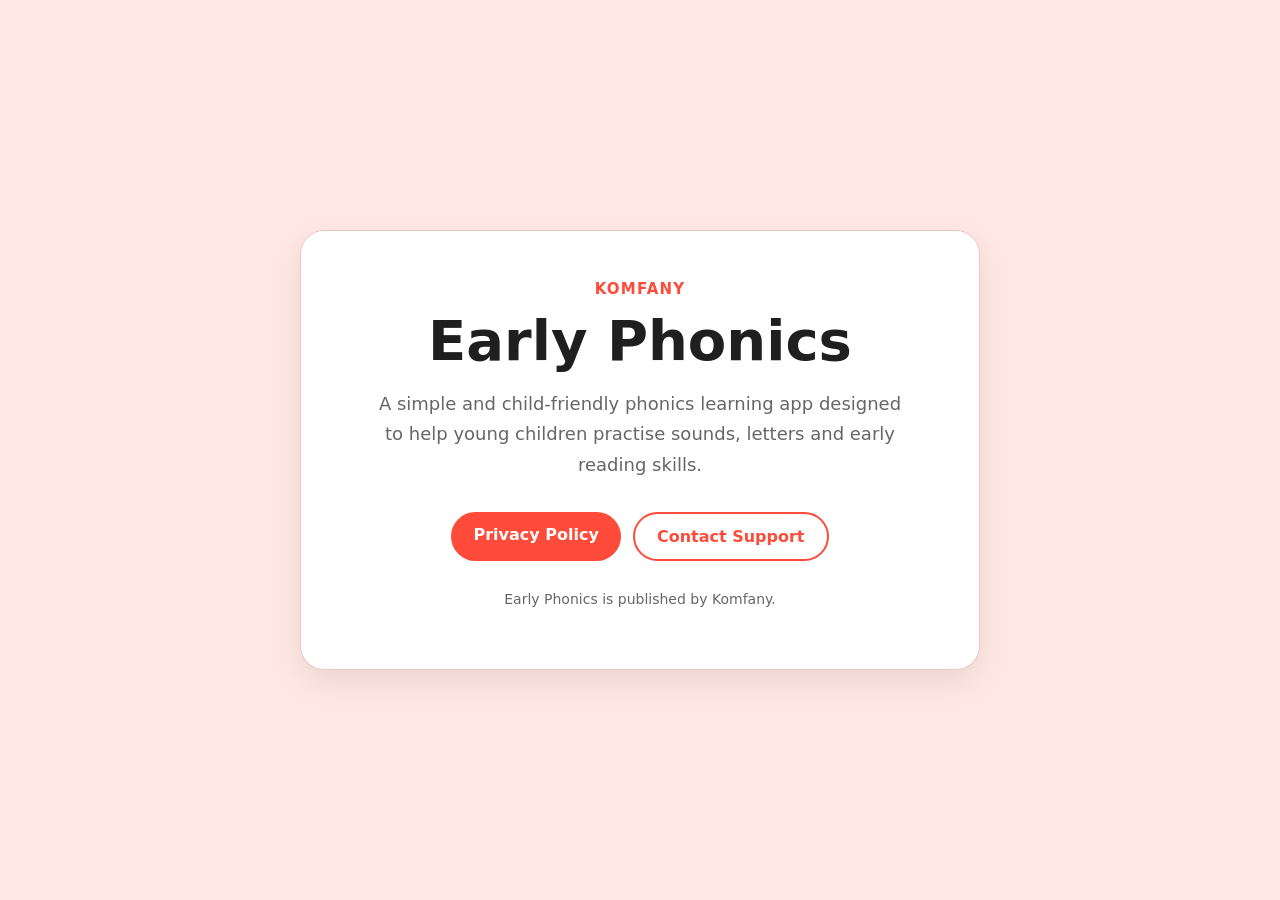
<file: index.html>
<!doctype html>
<html lang="en">
<head>
  <meta charset="utf-8" />
  <meta name="viewport" content="width=device-width, initial-scale=1" />
  <title>Early Phonics | Komfany</title>
  <meta name="description" content="Early Phonics is a simple phonics learning app for young children, published by Komfany." />
  <link rel="stylesheet" href="styles.css" />
</head>

<body>
  <main class="page">
    <section class="card">
      <div class="brand">Komfany</div>

      <h1>Early Phonics</h1>

      <p class="intro">
        A simple and child-friendly phonics learning app designed to help young children practise sounds, letters and early reading skills.
      </p>

      <div class="links">
        <a class="button" href="privacy.html">Privacy Policy</a>
        <a class="button button-secondary" href="mailto:Komfanyapps@gmail.com">Contact Support</a>
      </div>

      <p class="small">
        Early Phonics is published by Komfany.
      </p>
    </section>
  </main>
</body>
</html>
</file>
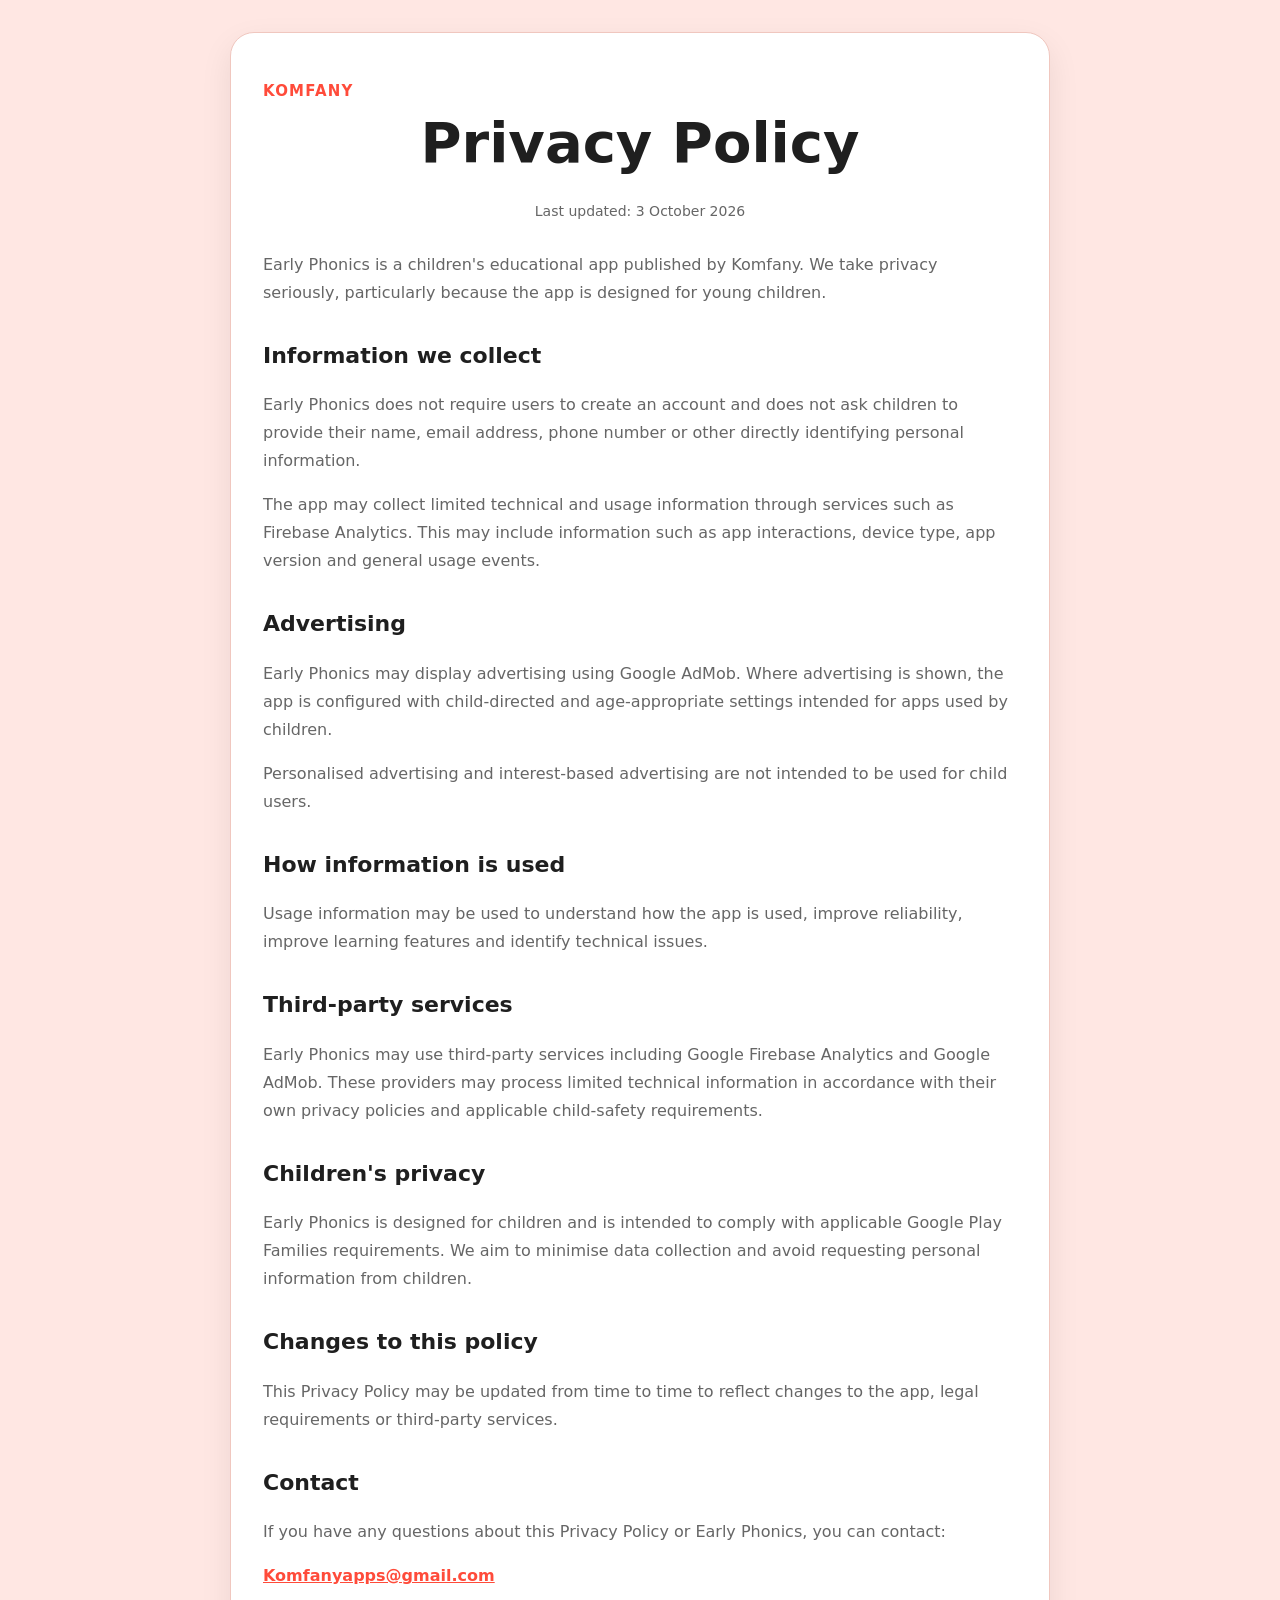
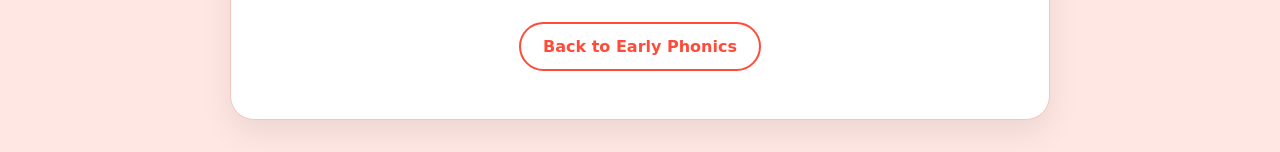
<file: privacy.html>
<!doctype html>
<html lang="en">
<head>
  <meta charset="utf-8" />
  <meta name="viewport" content="width=device-width, initial-scale=1" />
  <title>Privacy Policy | Early Phonics</title>
  <meta name="description" content="Privacy Policy for the Early Phonics app by Komfany." />
  <link rel="stylesheet" href="styles.css" />
</head>

<body>
  <main class="page">
    <section class="card privacy-card">
      <div class="brand">Komfany</div>

      <h1>Privacy Policy</h1>

      <p class="small">Last updated: 3 October 2026</p>

      <div class="privacy-content">
        <p>
          Early Phonics is a children's educational app published by Komfany.
          We take privacy seriously, particularly because the app is designed for young children.
        </p>

        <h2>Information we collect</h2>

        <p>
          Early Phonics does not require users to create an account and does not ask children to provide their name, email address, phone number or other directly identifying personal information.
        </p>

        <p>
          The app may collect limited technical and usage information through services such as Firebase Analytics. This may include information such as app interactions, device type, app version and general usage events.
        </p>

        <h2>Advertising</h2>

        <p>
          Early Phonics may display advertising using Google AdMob. Where advertising is shown, the app is configured with child-directed and age-appropriate settings intended for apps used by children.
        </p>

        <p>
          Personalised advertising and interest-based advertising are not intended to be used for child users.
        </p>

        <h2>How information is used</h2>

        <p>
          Usage information may be used to understand how the app is used, improve reliability, improve learning features and identify technical issues.
        </p>

        <h2>Third-party services</h2>

        <p>
          Early Phonics may use third-party services including Google Firebase Analytics and Google AdMob. These providers may process limited technical information in accordance with their own privacy policies and applicable child-safety requirements.
        </p>

        <h2>Children's privacy</h2>

        <p>
          Early Phonics is designed for children and is intended to comply with applicable Google Play Families requirements. We aim to minimise data collection and avoid requesting personal information from children.
        </p>

        <h2>Changes to this policy</h2>

        <p>
          This Privacy Policy may be updated from time to time to reflect changes to the app, legal requirements or third-party services.
        </p>

        <h2>Contact</h2>

        <p>
          If you have any questions about this Privacy Policy or Early Phonics, you can contact:
        </p>

        <p>
          <a href="mailto:Komfanyapps@gmail.com">Komfanyapps@gmail.com</a>
        </p>
      </div>

      <div class="links">
        <a class="button button-secondary" href="index.html">Back to Early Phonics</a>
      </div>
    </section>
  </main>
</body>
</html>
</file>
<file: styles.css>
:root {
  --bg: #ffe7e3;
  --card: #ffffff;
  --primary: #ff4b3a;
  --primary-dark: #e43d2f;
  --text: #1f1f1f;
  --muted: #666;
  --border: #f0c7bf;
}

* {
  box-sizing: border-box;
}

body {
  margin: 0;
  font-family: system-ui, -apple-system, BlinkMacSystemFont, "Segoe UI", Roboto, Arial, sans-serif;
  background: var(--bg);
  color: var(--text);
}

.page {
  min-height: 100vh;
  display: flex;
  align-items: center;
  justify-content: center;
  padding: 32px 20px;
}

.card {
  width: 100%;
  max-width: 680px;
  background: var(--card);
  border: 1px solid var(--border);
  border-radius: 24px;
  padding: 48px 32px;
  text-align: center;
  box-shadow: 0 12px 32px rgba(0, 0, 0, 0.08);
}

.brand {
  display: inline-block;
  font-size: 15px;
  font-weight: 700;
  letter-spacing: 0.08em;
  text-transform: uppercase;
  color: var(--primary);
  margin-bottom: 14px;
}

h1 {
  margin: 0 0 18px;
  font-size: clamp(36px, 8vw, 56px);
  line-height: 1.05;
}

.intro {
  margin: 0 auto;
  max-width: 540px;
  font-size: 18px;
  line-height: 1.7;
  color: var(--muted);
}

.links {
  display: flex;
  justify-content: center;
  gap: 12px;
  flex-wrap: wrap;
  margin-top: 32px;
}

.button {
  display: inline-block;
  text-decoration: none;
  background: var(--primary);
  color: white;
  padding: 13px 22px;
  border-radius: 999px;
  font-weight: 700;
}

.button:hover {
  background: var(--primary-dark);
}

.button-secondary {
  background: white;
  color: var(--primary);
  border: 2px solid var(--primary);
}

.button-secondary:hover {
  background: #fff4f1;
}

.small {
  margin-top: 30px;
  font-size: 14px;
  color: var(--muted);
}

@media (max-width: 600px) {
  .card {
    padding: 36px 22px;
  }

  .intro {
    font-size: 16px;
  }

  .button {
    width: 100%;
  }
}

.privacy-card {
  max-width: 820px;
  text-align: left;
}

.privacy-card h1,
.privacy-card .brand,
.privacy-card > .small {
  text-align: center;
}

.privacy-content {
  margin-top: 32px;
  line-height: 1.75;
}

.privacy-content h2 {
  margin-top: 30px;
  margin-bottom: 8px;
  font-size: 22px;
}

.privacy-content p {
  color: var(--muted);
}

.privacy-content a {
  color: var(--primary);
  font-weight: 700;
}
</file>
